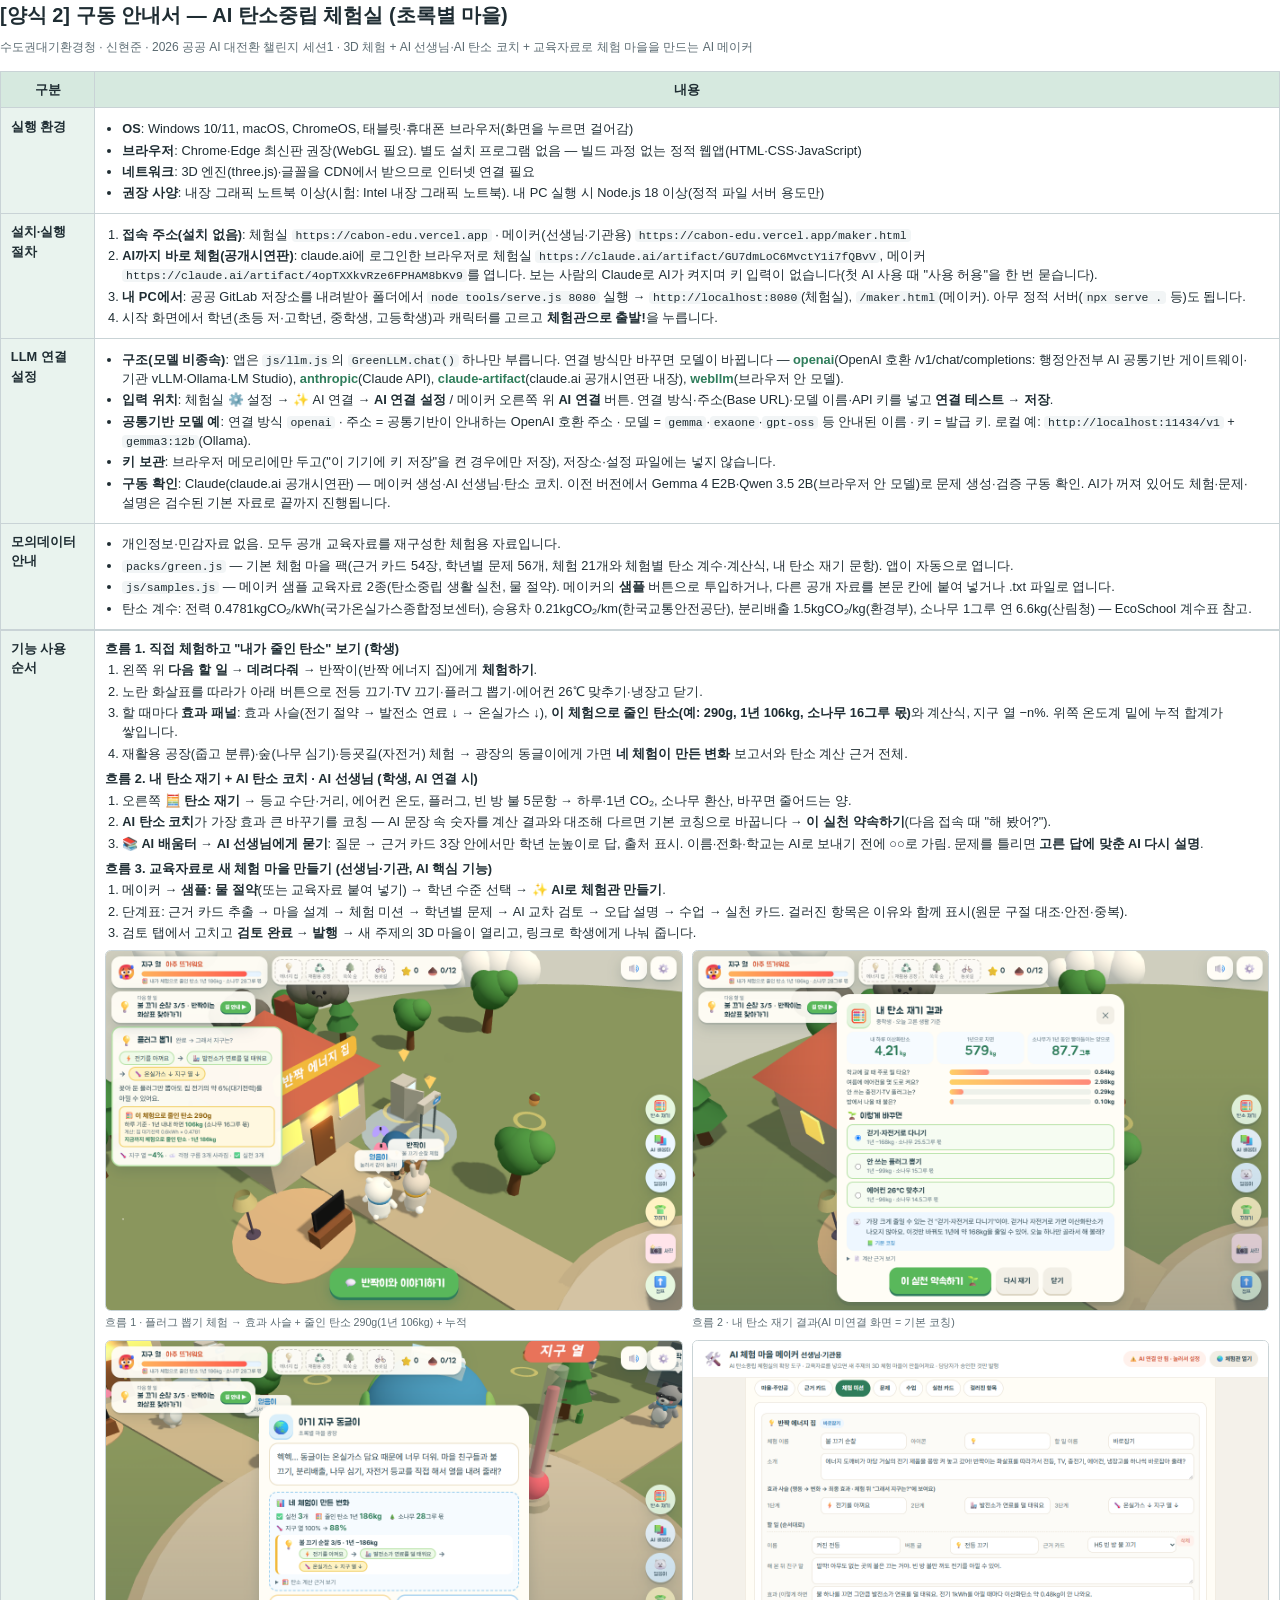
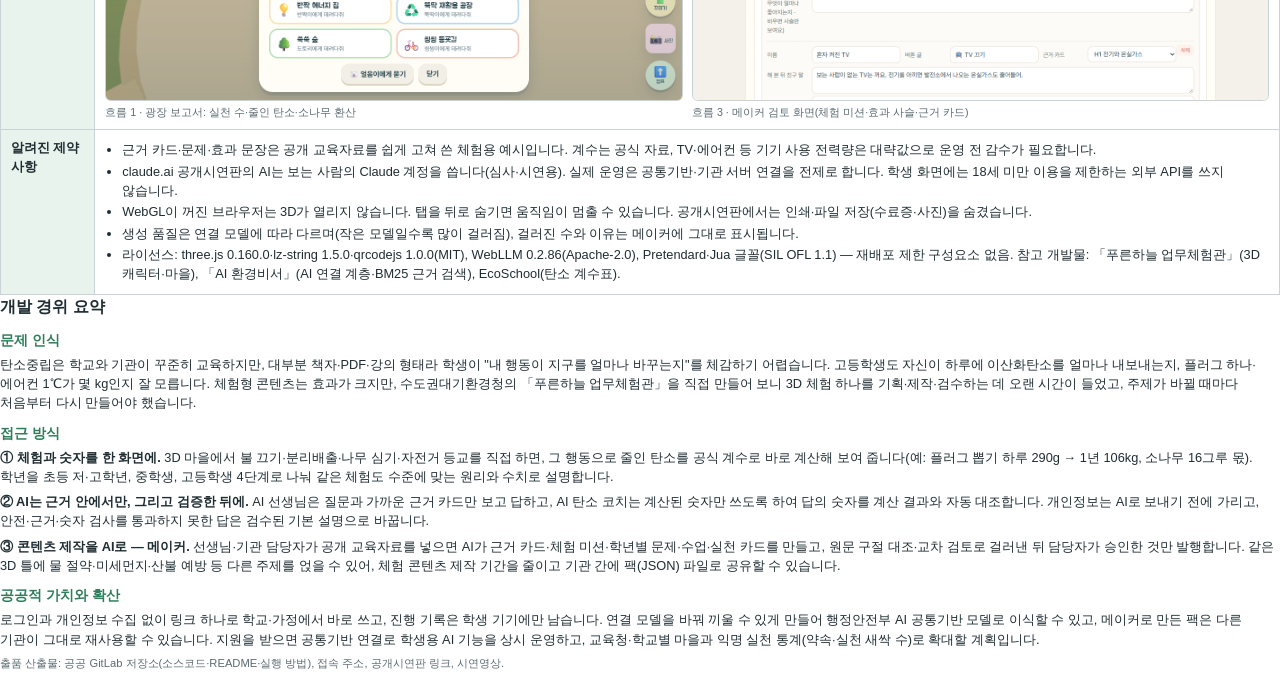
<file: docs/구동안내서.html>
<!doctype html>
<html lang="ko">
<head>
<meta charset="utf-8">
<title>[구동안내서]_수도권대기환경청_신현준</title>
<style>
  @page { size: A4; margin: 14mm 14mm 14mm 14mm; }
  :root { --ink: #1f2d33; --muted: #5b6b72; --line: #c9d3d6; --head: #e9f3ee; --accent: #2f7d5b; }
  * { box-sizing: border-box; }
  body { margin: 0; color: var(--ink); font-family: 'Malgun Gothic', 'Apple SD Gothic Neo', sans-serif; font-size: 9.6pt; line-height: 1.5; word-break: keep-all; }
  h1 { font-size: 15pt; margin: 0 0 2mm; }
  .sub { color: var(--muted); margin: 0 0 4mm; font-size: 9pt; }
  table.form { width: 100%; border-collapse: collapse; table-layout: fixed; }
  table.form th, table.form td { border: 1px solid var(--line); padding: 2.2mm 2.6mm; vertical-align: top; text-align: left; }
  table.form th { background: var(--head); font-weight: 700; }
  table.form thead th { background: #d6e9df; text-align: center; }
  ul, ol { margin: 0; padding-left: 4.5mm; }
  li { margin: 0.6mm 0; }
  code { font-family: Consolas, monospace; font-size: 8.6pt; background: #f2f5f6; padding: 0 1mm; border-radius: 1mm; }
  .k { color: var(--accent); font-weight: 700; }
  .tbl2 { width: 100%; border-collapse: collapse; margin: 1mm 0; font-size: 8.8pt; }
  .tbl2 th, .tbl2 td { border: 1px solid #dde4e6; padding: 1mm 1.6mm; }
  .tbl2 th { background: #f4f8f6; }
  .shots { display: grid; grid-template-columns: 1fr 1fr; gap: 2.5mm; margin-top: 2mm; }
  .shots figure { margin: 0; }
  .shots img { width: 100%; border: 1px solid var(--line); border-radius: 1.5mm; display: block; }
  .shots figcaption { font-size: 8pt; color: var(--muted); margin-top: 0.8mm; }
  .flow { margin: 0 0 1.6mm; }
  .flow b.t { display: block; margin-bottom: 0.6mm; }
  .page-break { break-before: page; }
  .note { font-size: 8.4pt; color: var(--muted); }
  .story h2 { font-size: 12pt; margin: 0 0 2mm; }
  .story h3 { font-size: 10.2pt; margin: 3mm 0 1mm; color: var(--accent); }
  .story p { margin: 0 0 1.6mm; }
</style>
</head>
<body>
<h1>[양식 2] 구동 안내서 — AI 탄소중립 체험실 (초록별 마을)</h1>
<p class="sub">수도권대기환경청 · 신현준 · 2026 공공 AI 대전환 챌린지 세션1 · 3D 체험 + AI 선생님·AI 탄소 코치 + 교육자료로 체험 마을을 만드는 AI 메이커</p>

<table class="form"><colgroup><col style="width:25mm"><col></colgroup>
<thead><tr><th>구분</th><th>내용</th></tr></thead>
<tbody>
<tr><th>실행 환경</th><td>
<ul>
<li><b>OS</b>: Windows 10/11, macOS, ChromeOS, 태블릿·휴대폰 브라우저(화면을 누르면 걸어감)</li>
<li><b>브라우저</b>: Chrome·Edge 최신판 권장(WebGL 필요). 별도 설치 프로그램 없음 — 빌드 과정 없는 정적 웹앱(HTML·CSS·JavaScript)</li>
<li><b>네트워크</b>: 3D 엔진(three.js)·글꼴을 CDN에서 받으므로 인터넷 연결 필요</li>
<li><b>권장 사양</b>: 내장 그래픽 노트북 이상(시험: Intel 내장 그래픽 노트북). 내 PC 실행 시 Node.js 18 이상(정적 파일 서버 용도만)</li>
</ul></td></tr>
<tr><th>설치·실행 절차</th><td>
<ol>
<li><b>접속 주소(설치 없음)</b>: 체험실 <code>https://cabon-edu.vercel.app</code> · 메이커(선생님·기관용) <code>https://cabon-edu.vercel.app/maker.html</code></li>
<li><b>AI까지 바로 체험(공개시연판)</b>: claude.ai에 로그인한 브라우저로 체험실 <code>https://claude.ai/artifact/GU7dmLoC6MvctY1i7fQBvV</code>, 메이커 <code>https://claude.ai/artifact/4opTXXkvRze6FPHAM8bKv9</code>를 엽니다. 보는 사람의 Claude로 AI가 켜지며 키 입력이 없습니다(첫 AI 사용 때 "사용 허용"을 한 번 묻습니다).</li>
<li><b>내 PC에서</b>: 공공 GitLab 저장소를 내려받아 폴더에서 <code>node tools/serve.js 8080</code> 실행 → <code>http://localhost:8080</code>(체험실), <code>/maker.html</code>(메이커). 아무 정적 서버(<code>npx serve .</code> 등)도 됩니다.</li>
<li>시작 화면에서 학년(초등 저·고학년, 중학생, 고등학생)과 캐릭터를 고르고 <b>체험관으로 출발!</b>을 누릅니다.</li>
</ol></td></tr>
<tr><th>LLM 연결 설정</th><td>
<ul>
<li><b>구조(모델 비종속)</b>: 앱은 <code>js/llm.js</code>의 <code>GreenLLM.chat()</code> 하나만 부릅니다. 연결 방식만 바꾸면 모델이 바뀝니다 — <span class="k">openai</span>(OpenAI 호환 /v1/chat/completions: 행정안전부 AI 공통기반 게이트웨이·기관 vLLM·Ollama·LM Studio), <span class="k">anthropic</span>(Claude API), <span class="k">claude-artifact</span>(claude.ai 공개시연판 내장), <span class="k">webllm</span>(브라우저 안 모델).</li>
<li><b>입력 위치</b>: 체험실 ⚙️ 설정 → ✨ AI 연결 → <b>AI 연결 설정</b> / 메이커 오른쪽 위 <b>AI 연결</b> 버튼. 연결 방식·주소(Base URL)·모델 이름·API 키를 넣고 <b>연결 테스트</b> → <b>저장</b>.</li>
<li><b>공통기반 모델 예</b>: 연결 방식 <code>openai</code> · 주소 = 공통기반이 안내하는 OpenAI 호환 주소 · 모델 = <code>gemma</code>·<code>exaone</code>·<code>gpt-oss</code> 등 안내된 이름 · 키 = 발급 키. 로컬 예: <code>http://localhost:11434/v1</code> + <code>gemma3:12b</code>(Ollama).</li>
<li><b>키 보관</b>: 브라우저 메모리에만 두고("이 기기에 키 저장"을 켠 경우에만 저장), 저장소·설정 파일에는 넣지 않습니다.</li>
<li><b>구동 확인</b>: Claude(claude.ai 공개시연판) — 메이커 생성·AI 선생님·탄소 코치. 이전 버전에서 Gemma 4 E2B·Qwen 3.5 2B(브라우저 안 모델)로 문제 생성·검증 구동 확인. AI가 꺼져 있어도 체험·문제·설명은 검수된 기본 자료로 끝까지 진행됩니다.</li>
</ul></td></tr>
<tr><th>모의데이터 안내</th><td>
<ul>
<li>개인정보·민감자료 없음. 모두 공개 교육자료를 재구성한 체험용 자료입니다.</li>
<li><code>packs/green.js</code> — 기본 체험 마을 팩(근거 카드 54장, 학년별 문제 56개, 체험 21개와 체험별 탄소 계수·계산식, 내 탄소 재기 문항). 앱이 자동으로 엽니다.</li>
<li><code>js/samples.js</code> — 메이커 샘플 교육자료 2종(탄소중립 생활 실천, 물 절약). 메이커의 <b>샘플</b> 버튼으로 투입하거나, 다른 공개 자료를 본문 칸에 붙여 넣거나 .txt 파일로 엽니다.</li>
<li>탄소 계수: 전력 0.4781kgCO₂/kWh(국가온실가스종합정보센터), 승용차 0.21kgCO₂/km(한국교통안전공단), 분리배출 1.5kgCO₂/kg(환경부), 소나무 1그루 연 6.6kg(산림청) — EcoSchool 계수표 참고.</li>
</ul></td></tr>
</tbody>
</table>

<table class="form page-break"><colgroup><col style="width:25mm"><col></colgroup>
<tbody>
<tr><th>기능 사용 순서</th><td>
<div class="flow"><b class="t">흐름 1. 직접 체험하고 "내가 줄인 탄소" 보기 (학생)</b>
<ol>
<li>왼쪽 위 <b>다음 할 일 → 데려다줘</b> → 반짝이(반짝 에너지 집)에게 <b>체험하기</b>.</li>
<li>노란 화살표를 따라가 아래 버튼으로 전등 끄기·TV 끄기·플러그 뽑기·에어컨 26℃ 맞추기·냉장고 닫기.</li>
<li>할 때마다 <b>효과 패널</b>: 효과 사슬(전기 절약 → 발전소 연료 ↓ → 온실가스 ↓), <b>이 체험으로 줄인 탄소(예: 290g, 1년 106kg, 소나무 16그루 몫)</b>와 계산식, 지구 열 −n%. 위쪽 온도계 밑에 누적 합계가 쌓입니다.</li>
<li>재활용 공장(줍고 분류)·숲(나무 심기)·등굣길(자전거) 체험 → 광장의 동글이에게 가면 <b>네 체험이 만든 변화</b> 보고서와 탄소 계산 근거 전체.</li>
</ol></div>
<div class="flow"><b class="t">흐름 2. 내 탄소 재기 + AI 탄소 코치 · AI 선생님 (학생, AI 연결 시)</b>
<ol>
<li>오른쪽 <b>🧮 탄소 재기</b> → 등교 수단·거리, 에어컨 온도, 플러그, 빈 방 불 5문항 → 하루·1년 CO₂, 소나무 환산, 바꾸면 줄어드는 양.</li>
<li><b>AI 탄소 코치</b>가 가장 효과 큰 바꾸기를 코칭 — AI 문장 속 숫자를 계산 결과와 대조해 다르면 기본 코칭으로 바꿉니다 → <b>이 실천 약속하기</b>(다음 접속 때 "해 봤어?").</li>
<li><b>📚 AI 배움터 → AI 선생님에게 묻기</b>: 질문 → 근거 카드 3장 안에서만 학년 눈높이로 답, 출처 표시. 이름·전화·학교는 AI로 보내기 전에 ○○로 가림. 문제를 틀리면 <b>고른 답에 맞춘 AI 다시 설명</b>.</li>
</ol></div>
<div class="flow"><b class="t">흐름 3. 교육자료로 새 체험 마을 만들기 (선생님·기관, AI 핵심 기능)</b>
<ol>
<li>메이커 → <b>샘플: 물 절약</b>(또는 교육자료 붙여 넣기) → 학년 수준 선택 → <b>✨ AI로 체험관 만들기</b>.</li>
<li>단계표: 근거 카드 추출 → 마을 설계 → 체험 미션 → 학년별 문제 → AI 교차 검토 → 오답 설명 → 수업 → 실천 카드. 걸러진 항목은 이유와 함께 표시(원문 구절 대조·안전·중복).</li>
<li>검토 탭에서 고치고 <b>검토 완료</b> → <b>발행</b> → 새 주제의 3D 마을이 열리고, 링크로 학생에게 나눠 줍니다.</li>
</ol></div>
<div class="shots">
<figure><img src="img/02_experience_co2.png" alt="체험과 줄인 탄소"><figcaption>흐름 1 · 플러그 뽑기 체험 → 효과 사슬 + 줄인 탄소 290g(1년 106kg) + 누적</figcaption></figure>
<figure><img src="img/03_calc.png" alt="내 탄소 재기 결과"><figcaption>흐름 2 · 내 탄소 재기 결과(AI 미연결 화면 = 기본 코칭)</figcaption></figure>
<figure><img src="img/04_impact.png" alt="변화 보고서"><figcaption>흐름 1 · 광장 보고서: 실천 수·줄인 탄소·소나무 환산</figcaption></figure>
<figure><img src="img/05_maker_review.png" alt="메이커 검토"><figcaption>흐름 3 · 메이커 검토 화면(체험 미션·효과 사슬·근거 카드)</figcaption></figure>
</div>
</td></tr>
<tr><th>알려진 제약 사항</th><td>
<ul>
<li>근거 카드·문제·효과 문장은 공개 교육자료를 쉽게 고쳐 쓴 체험용 예시입니다. 계수는 공식 자료, TV·에어컨 등 기기 사용 전력량은 대략값으로 운영 전 감수가 필요합니다.</li>
<li>claude.ai 공개시연판의 AI는 보는 사람의 Claude 계정을 씁니다(심사·시연용). 실제 운영은 공통기반·기관 서버 연결을 전제로 합니다. 학생 화면에는 18세 미만 이용을 제한하는 외부 API를 쓰지 않습니다.</li>
<li>WebGL이 꺼진 브라우저는 3D가 열리지 않습니다. 탭을 뒤로 숨기면 움직임이 멈출 수 있습니다. 공개시연판에서는 인쇄·파일 저장(수료증·사진)을 숨겼습니다.</li>
<li>생성 품질은 연결 모델에 따라 다르며(작은 모델일수록 많이 걸러짐), 걸러진 수와 이유는 메이커에 그대로 표시됩니다.</li>
<li>라이선스: three.js 0.160.0·lz-string 1.5.0·qrcodejs 1.0.0(MIT), WebLLM 0.2.86(Apache-2.0), Pretendard·Jua 글꼴(SIL OFL 1.1) — 재배포 제한 구성요소 없음. 참고 개발물: 「푸른하늘 업무체험관」(3D 캐릭터·마을), 「AI 환경비서」(AI 연결 계층·BM25 근거 검색), EcoSchool(탄소 계수표).</li>
</ul></td></tr>
</tbody>
</table>

<section class="story page-break">
<h2>개발 경위 요약</h2>
<h3>문제 인식</h3>
<p>탄소중립은 학교와 기관이 꾸준히 교육하지만, 대부분 책자·PDF·강의 형태라 학생이 "내 행동이 지구를 얼마나 바꾸는지"를 체감하기 어렵습니다. 고등학생도 자신이 하루에 이산화탄소를 얼마나 내보내는지, 플러그 하나·에어컨 1℃가 몇 kg인지 잘 모릅니다. 체험형 콘텐츠는 효과가 크지만, 수도권대기환경청의 「푸른하늘 업무체험관」을 직접 만들어 보니 3D 체험 하나를 기획·제작·검수하는 데 오랜 시간이 들었고, 주제가 바뀔 때마다 처음부터 다시 만들어야 했습니다.</p>
<h3>접근 방식</h3>
<p><b>① 체험과 숫자를 한 화면에.</b> 3D 마을에서 불 끄기·분리배출·나무 심기·자전거 등교를 직접 하면, 그 행동으로 줄인 탄소를 공식 계수로 바로 계산해 보여 줍니다(예: 플러그 뽑기 하루 290g → 1년 106kg, 소나무 16그루 몫). 학년을 초등 저·고학년, 중학생, 고등학생 4단계로 나눠 같은 체험도 수준에 맞는 원리와 수치로 설명합니다.</p>
<p><b>② AI는 근거 안에서만, 그리고 검증한 뒤에.</b> AI 선생님은 질문과 가까운 근거 카드만 보고 답하고, AI 탄소 코치는 계산된 숫자만 쓰도록 하여 답의 숫자를 계산 결과와 자동 대조합니다. 개인정보는 AI로 보내기 전에 가리고, 안전·근거·숫자 검사를 통과하지 못한 답은 검수된 기본 설명으로 바꿉니다.</p>
<p><b>③ 콘텐츠 제작을 AI로 — 메이커.</b> 선생님·기관 담당자가 공개 교육자료를 넣으면 AI가 근거 카드·체험 미션·학년별 문제·수업·실천 카드를 만들고, 원문 구절 대조·교차 검토로 걸러낸 뒤 담당자가 승인한 것만 발행합니다. 같은 3D 틀에 물 절약·미세먼지·산불 예방 등 다른 주제를 얹을 수 있어, 체험 콘텐츠 제작 기간을 줄이고 기관 간에 팩(JSON) 파일로 공유할 수 있습니다.</p>
<h3>공공적 가치와 확산</h3>
<p>로그인과 개인정보 수집 없이 링크 하나로 학교·가정에서 바로 쓰고, 진행 기록은 학생 기기에만 남습니다. 연결 모델을 바꿔 끼울 수 있게 만들어 행정안전부 AI 공통기반 모델로 이식할 수 있고, 메이커로 만든 팩은 다른 기관이 그대로 재사용할 수 있습니다. 지원을 받으면 공통기반 연결로 학생용 AI 기능을 상시 운영하고, 교육청·학교별 마을과 익명 실천 통계(약속·실천 새싹 수)로 확대할 계획입니다.</p>
<p class="note">출품 산출물: 공공 GitLab 저장소(소스코드·README·실행 방법), 접속 주소, 공개시연판 링크, 시연영상.</p>
</section>
</body>
</html>
</file>
